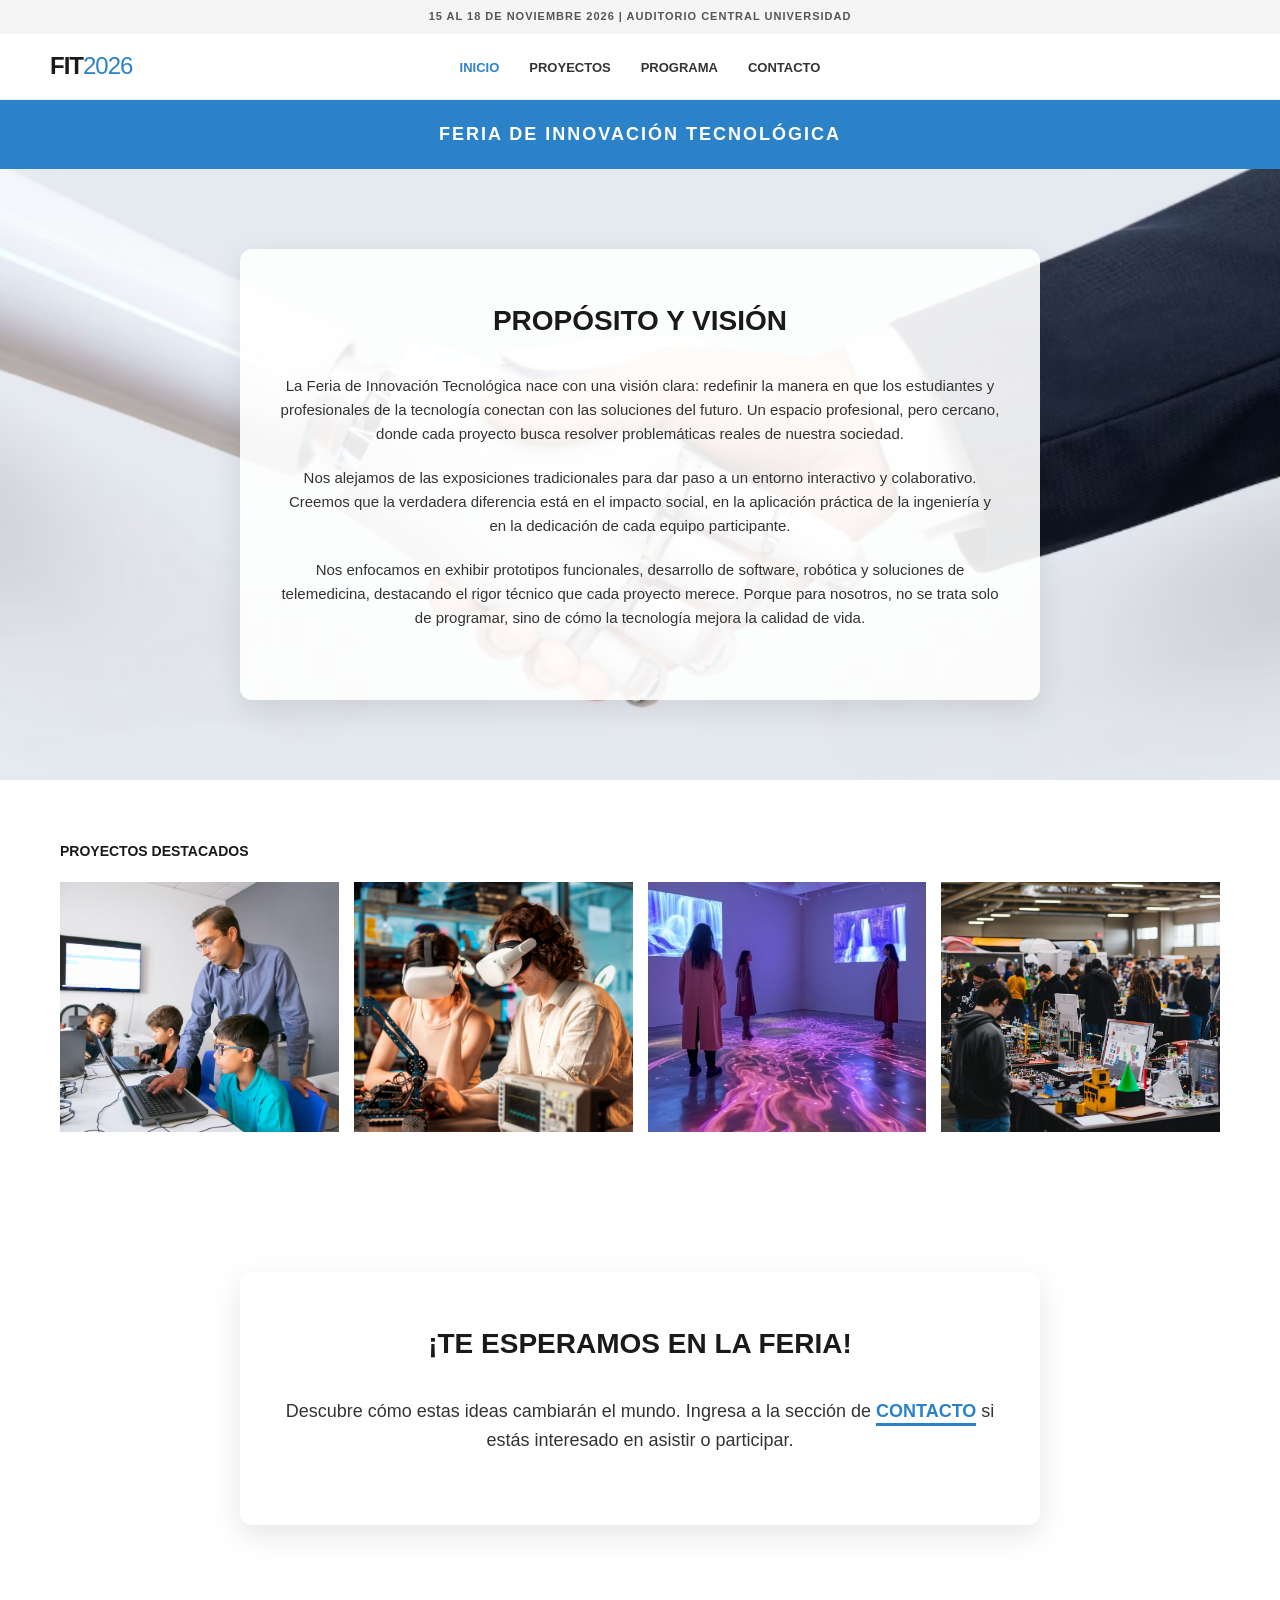
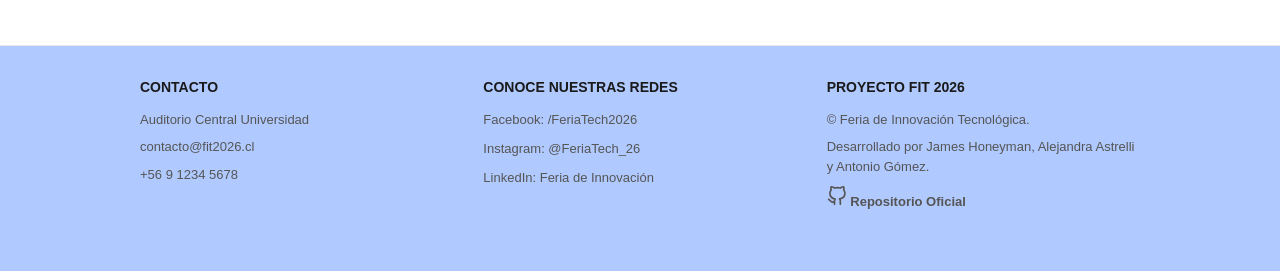
<file: index.html>
<!DOCTYPE html>
<html lang="es">

<head>
    <meta charset="UTF-8">
    <meta name="viewport" content="width=device-width, initial-scale=1.0">
    <title>Feria de Innovación Tecnológica</title>
    <link rel="stylesheet" href="css/styles.css">
</head>

<body>

    <div class="top-bar">
        <p>15 AL 18 DE NOVIEMBRE 2026 | AUDITORIO CENTRAL UNIVERSIDAD</p>
    </div>

    <header class="main-header">
        <div class="logo-container">
            <h1 class="logo">FIT<span>2026</span></h1>
        </div>

        <nav class="main-nav">
            <ul>
                <li><a href="index.html" class="active">INICIO</a></li>
                <li><a href="proyectos.html">PROYECTOS</a></li>
                <li><a href="programa.html">PROGRAMA</a></li>
                <li><a href="contacto.html">CONTACTO</a></li>
            </ul>
        </nav>

        <div class="header-icons">
            <span class="icon"></span>
        </div>
    </header>

    <!-- Franja Azul Institucional (Banner Título) -->
    <div class="title-banner">
        <h2>FERIA DE INNOVACIÓN TECNOLÓGICA</h2>
    </div>

    <!-- Contenido Principal Centrado -->
    <main>
        <!-- Sección con imagen de fondo sutil y texto legible -->
        <section class="presentation-section con-fondo">
            <div class="contenedor-texto-fondo">
                <h3>PROPÓSITO Y VISIÓN</h3>

                <p>La Feria de Innovación Tecnológica nace con una visión clara: redefinir la manera en que los
                    estudiantes
                    y profesionales de la tecnología conectan con las soluciones del futuro. Un espacio profesional,
                    pero
                    cercano, donde cada proyecto busca resolver problemáticas reales de nuestra sociedad.</p>

                <p>Nos alejamos de las exposiciones tradicionales para dar paso a un entorno interactivo y colaborativo.
                    Creemos que la verdadera diferencia está en el impacto social, en la aplicación práctica de la
                    ingeniería y en la dedicación de cada equipo participante.</p>

                <p>Nos enfocamos en exhibir prototipos funcionales, desarrollo de software, robótica y soluciones de
                    telemedicina, destacando el rigor técnico que cada proyecto merece. Porque para nosotros, no se
                    trata
                    solo de programar, sino de cómo la tecnología mejora la calidad de vida.</p>

        </section>

        <section class="gallery-section">
            <h3 class="gallery-title">Proyectos Destacados</h3>
            <div class="image-grid">
                <div class="grid-item">
                    <img src="img/pupils-doing-task-laptops-focused-teacher-monitoring-them.jpg"
                        alt="Forjando el futuro digital.">
                </div>
                <div class="grid-item">
                    <img src="img/young-man-woman-vr-glasses-doing-experiments-robotics-laboratory-robot-tools.jpg"
                        alt="Ideas que desafían los límites.">
                </div>
                <div class="grid-item">
                    <img src="img/Exposicion-inmersiva-de-arte-digital.jpeg" alt="Innovación pura en exhibición.">
                </div>
                <div class="grid-item">
                    <img src="img/StockCake-Feria_tecnológica_innovadora-1278825-standard.jpg"
                        alt="Ingeniería de próxima generación.">
                </div>
            </div>
        </section>

        <section class="presentation-section con-fondo-contacto " style="margin-bottom: 0;">
            <div class="contenedor-texto-fondo">
                <h2>¡TE ESPERAMOS EN LA FERIA!</h2>
                <p style="font-size: 18px; margin-top: 15px;">
                    Descubre cómo estas ideas cambiarán el mundo. Ingresa a la sección de
                    <a href="contacto.html" class="link-destacado">CONTACTO</a>
                    si estás interesado en asistir o participar.
                </p>
            </div>
        </section>
    </main>

    <footer class="main-footer">
        <div class="footer-content">
            <div class="footer-section">
                <h4>Contacto</h4>
                <p>Auditorio Central Universidad</p>
                <p>contacto@fit2026.cl</p>
                <p>+56 9 1234 5678</p>
            </div>

            <div class="footer-section">
                <h4>Conoce nuestras Redes</h4>
                <a href="#">Facebook: /FeriaTech2026</a>
                <a href="#">Instagram: @FeriaTech_26</a>
                <a href="#">LinkedIn: Feria de Innovación</a>
            </div>

            <div class="footer-section">
                <h4>Proyecto FIT 2026</h4>
                <p>&copy; Feria de Innovación Tecnológica.</p>
                <p>Desarrollado por James Honeyman, Alejandra Astrelli y Antonio Gómez.</p>
                <a href="https://github.com/jamesuhoneyman-source/EVALUACI-N-DESARROLLO-DE-APLICACIONES-WEB-SOLEMNE-N-1"
                    target="_blank" class="github-link">
                    <svg viewBox="0 0 24 24" width="20" height="20" stroke="currentColor" stroke-width="2" fill="none"
                        stroke-linecap="round" stroke-linejoin="round">
                        <path
                            d="M9 19c-5 1.5-5-2.5-7-3m14 6v-3.87a3.37 3.37 0 0 0-.94-2.61c3.14-.35 6.44-1.54 6.44-7A5.44 5.44 0 0 0 20 4.77 5.07 5.07 0 0 0 19.91 1S18.73.65 16 2.48a13.38 13.38 0 0 0-7 0C6.27.65 5.09 1 5.09 1A5.07 5.07 0 0 0 5 4.77a5.44 5.44 0 0 0-1.5 3.78c0 5.42 3.3 6.61 6.44 7A3.37 3.37 0 0 0 9 18.13V22">
                        </path>
                    </svg>
                    Repositorio Oficial
                </a>
            </div>
        </div>
    </footer>

    <script>
        window.addEventListener('scroll', function () {
            const header = document.querySelector('.main-header');

            header.classList.toggle('scrolled', window.scrollY > 50);
        });
    </script>

</body>

</html>
</file>
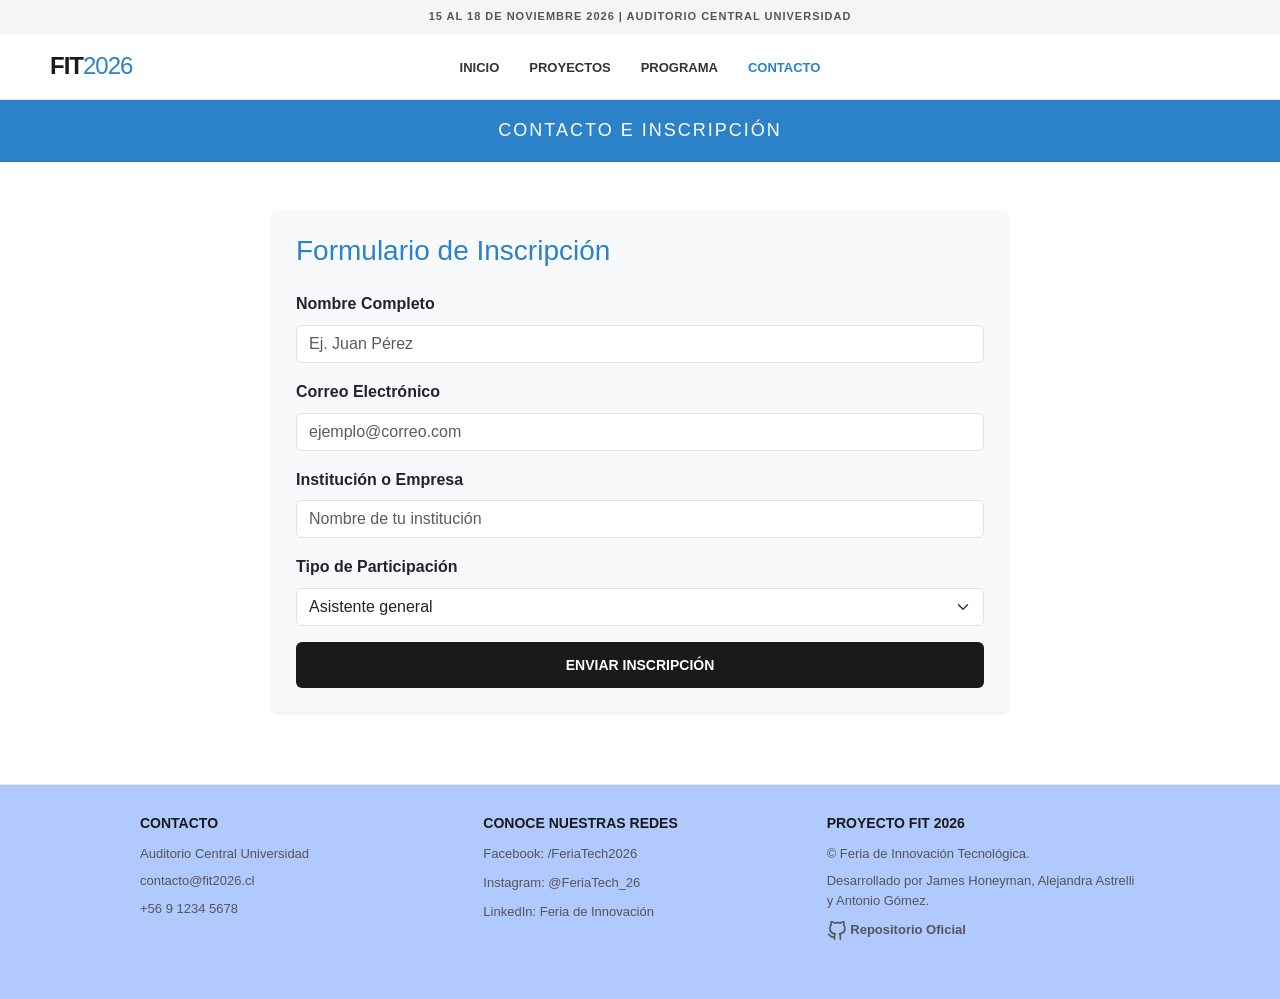
<file: contacto.html>
<!DOCTYPE html>
<html lang="es">

<head>
    <meta charset="UTF-8">
    <meta name="viewport" content="width=device-width, initial-scale=1.0">
    <title>Contacto - Feria de Innovación Tecnológica</title>
    <!-- bootstrap-->
    <link href="https://cdn.jsdelivr.net/npm/bootstrap@5.3.0/dist/css/bootstrap.min.css" rel="stylesheet">
    <link rel="stylesheet" href="css/styles.css">
</head>

<body>

    <!-- Franja superior de anuncio -->
    <div class="top-bar">
        <p>15 AL 18 DE NOVIEMBRE 2026 | AUDITORIO CENTRAL UNIVERSIDAD</p>
    </div>

    <!-- Encabezado con Logo y Navegación-->
    <header class="main-header">
        <div class="logo-container">
            <h1 class="logo">FIT<span>2026</span></h1>
        </div>
        <nav class="main-nav">
            <ul>
                <li><a href="index.html">INICIO</a></li>
                <li><a href="proyectos.html">PROYECTOS</a></li>
                <li><a href="programa.html">PROGRAMA</a></li>
                <li><a href="contacto.html" class="active">CONTACTO</a></li>
            </ul>
        </nav>

        <div class="header-icons">
            <span class="icon"></span>
        </div>
    </header>

    <div class="title-banner">
        <h2>CONTACTO E INSCRIPCIÓN</h2>
    </div>

    <main class="container my-5">
        <div class="row">
            <!-- Columna del formulario de inscripción -->
            <div class="col-md-8 mx-auto mb-4">
                <div class="card shadow-sm p-4 border-0 bg-light">
                    <h3 class="mb-4" style="color: #2b82c9;">Formulario de Inscripción</h3>
                    <form>
                        <div class="mb-3">
                            <label for="nombre" class="form-label fw-bold">Nombre Completo</label>
                            <input type="text" class="form-control" id="nombre" placeholder="Ej. Juan Pérez" required>
                        </div>
                        <div class="mb-3">
                            <label for="email" class="form-label fw-bold">Correo Electrónico</label>
                            <input type="email" class="form-control" id="email" placeholder="ejemplo@correo.com"
                                required>
                        </div>
                        <div class="mb-3">
                            <label for="institucion" class="form-label fw-bold">Institución o Empresa</label>
                            <input type="text" class="form-control" id="institucion"
                                placeholder="Nombre de tu institución">
                        </div>
                        <div class="mb-3">
                            <label for="tipo" class="form-label fw-bold">Tipo de Participación</label>
                            <select class="form-select" id="tipo">
                                <option value="asistente">Asistente general</option>
                                <option value="expositor">Expositor de proyecto</option>
                            </select>
                        </div>
                        <button type="submit" class="btn-primary w-100 border-0"
                            style="padding: 12px; border-radius: 6px;">Enviar Inscripción</button>
                    </form>
                </div>
            </div>

        </div>
    </main>
    <footer class="main-footer">
        <div class="footer-content">
            <div class="footer-section">
                <h4>Contacto</h4>
                <p>Auditorio Central Universidad</p>
                <p>contacto@fit2026.cl</p>
                <p>+56 9 1234 5678</p>
            </div>

            <div class="footer-section">
                <h4>Conoce nuestras Redes</h4>
                <a href="#">Facebook: /FeriaTech2026</a>
                <a href="#">Instagram: @FeriaTech_26</a>
                <a href="#">LinkedIn: Feria de Innovación</a>
            </div>

            <div class="footer-section">
                <h4>Proyecto FIT 2026</h4>
                <p>&copy; Feria de Innovación Tecnológica.</p>
                <p>Desarrollado por James Honeyman, Alejandra Astrelli y Antonio Gómez.</p>
                <a href="https://github.com/jamesuhoneyman-source/EVALUACI-N-DESARROLLO-DE-APLICACIONES-WEB-SOLEMNE-N-1"
                    target="_blank" class="github-link">
                    <svg viewBox="0 0 24 24" width="20" height="20" stroke="currentColor" stroke-width="2" fill="none"
                        stroke-linecap="round" stroke-linejoin="round">
                        <path
                            d="M9 19c-5 1.5-5-2.5-7-3m14 6v-3.87a3.37 3.37 0 0 0-.94-2.61c3.14-.35 6.44-1.54 6.44-7A5.44 5.44 0 0 0 20 4.77 5.07 5.07 0 0 0 19.91 1S18.73.65 16 2.48a13.38 13.38 0 0 0-7 0C6.27.65 5.09 1 5.09 1A5.07 5.07 0 0 0 5 4.77a5.44 5.44 0 0 0-1.5 3.78c0 5.42 3.3 6.61 6.44 7A3.37 3.37 0 0 0 9 18.13V22">
                        </path>
                    </svg>
                    Repositorio Oficial
                </a>
            </div>
        </div>
    </footer>

    <!-- bootstrap -->
    <script src="https://cdn.jsdelivr.net/npm/bootstrap@5.3.0/dist/js/bootstrap.bundle.min.js"></script>

    <script>
        window.addEventListener('scroll', function () {
            const header = document.querySelector('.main-header');
            header.classList.toggle('scrolled', window.scrollY > 50);
        });
    </script>
</body>

</html>
</file>
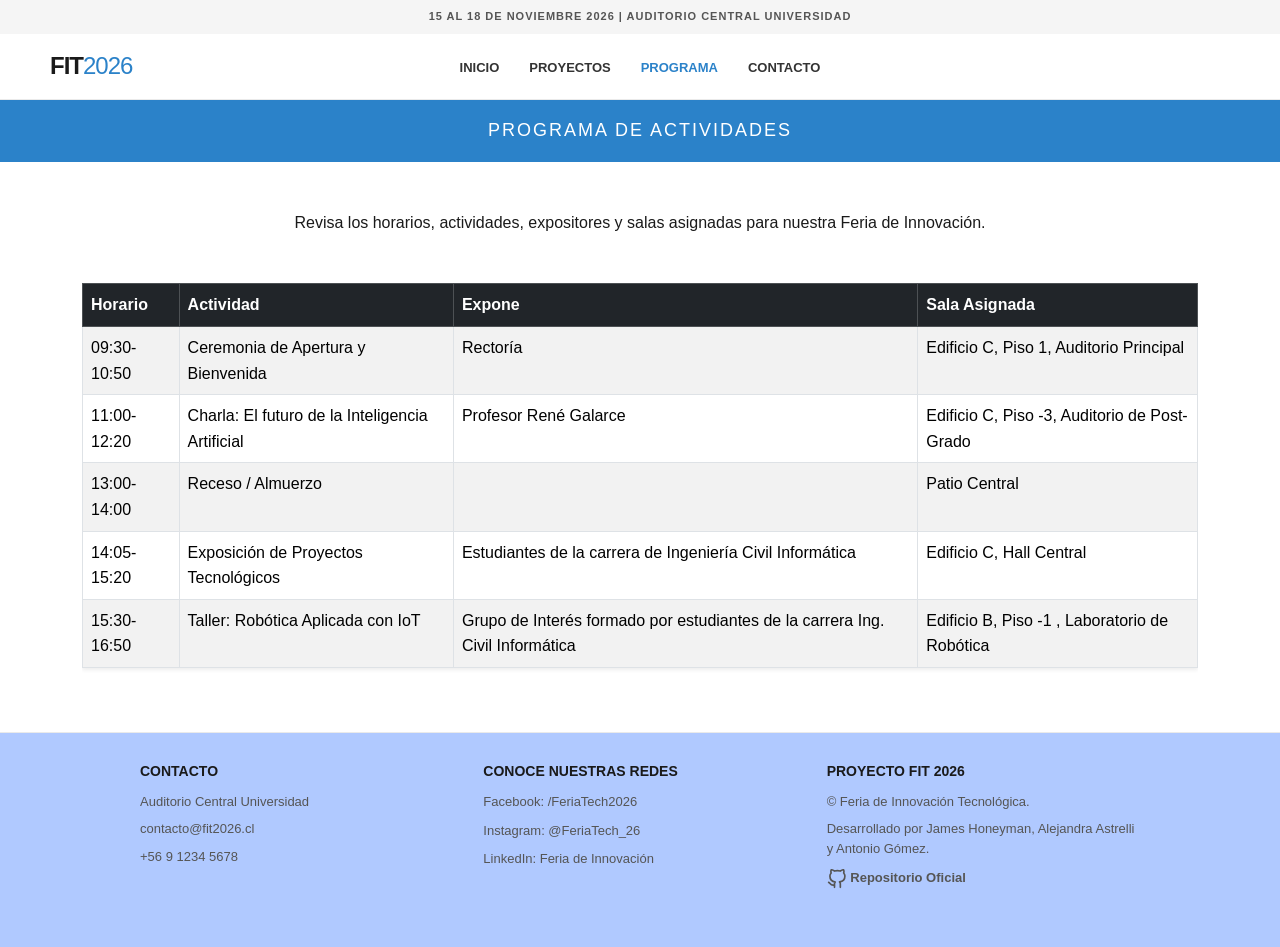
<file: programa.html>
<!DOCTYPE html>
<html lang="es">

<head>
    <meta charset="UTF-8">
    <meta name="viewport" content="width=device-width, initial-scale=1.0">
    <title>Programa - Feria de Innovación Tecnológica</title>
    <!-- bootstrap-->
    <link href="https://cdn.jsdelivr.net/npm/bootstrap@5.3.0/dist/css/bootstrap.min.css" rel="stylesheet">
    <link rel="stylesheet" href="css/styles.css">
</head>

<body>
    <div class="top-bar">
        <p>15 AL 18 DE NOVIEMBRE 2026 | AUDITORIO CENTRAL UNIVERSIDAD</p>
    </div>
    <header class="main-header">
        <div class="logo-container">
            <h1 class="logo">FIT<span>2026</span></h1>
        </div>

        <nav class="main-nav">
            <ul>
                <li><a href="index.html">INICIO</a></li>
                <li><a href="proyectos.html">PROYECTOS</a></li>
                <li><a href="programa.html" class="active">PROGRAMA</a></li>
                <li><a href="contacto.html">CONTACTO</a></li>
            </ul>
        </nav>

        <div class="header-icons">
            <span class="icon"></span>
        </div>
    </header>
    <div class="title-banner">
        <h2>PROGRAMA DE ACTIVIDADES</h2>
    </div>

    <main class="container my-5">
        <p class="text-center mb-5">Revisa los horarios, actividades, expositores y salas asignadas para nuestra Feria
            de Innovación.</p>

        <section class="table-responsive">
            <table class="table table-striped table-hover table-bordered shadow-sm">
                <thead class="table-dark">
                    <tr>
                        <th>Horario</th>
                        <th>Actividad</th>
                        <th>Expone</th>
                        <th>Sala Asignada</th>
                    </tr>
                </thead>
                <tbody>
                    <tr>
                        <td>09:30-10:50</td>
                        <td>Ceremonia de Apertura y Bienvenida</td>
                        <td>Rectoría</td>
                        <td>Edificio C, Piso 1, Auditorio Principal </td>
                    </tr>
                    <tr>
                        <td>11:00-12:20</td>
                        <td>Charla: El futuro de la Inteligencia Artificial</td>
                        <td> Profesor René Galarce</td>
                        <td>Edificio C, Piso -3, Auditorio de Post-Grado </td>
                    </tr>
                    <tr>
                        <td>13:00-14:00</td>
                        <td>Receso / Almuerzo</td>
                        <td> </td>
                        <td>Patio Central</td>
                    </tr>
                    <tr>
                        <td>14:05-15:20</td>
                        <td>Exposición de Proyectos Tecnológicos</td>
                        <td>Estudiantes de la carrera de Ingeniería Civil Informática</td>
                        <td>Edificio C, Hall Central </td>
                    </tr>
                    <tr>
                        <td>15:30-16:50</td>
                        <td>Taller: Robótica Aplicada con IoT</td>
                        <td>Grupo de Interés formado por estudiantes de la carrera Ing. Civil Informática</td>
                        <td>Edificio B, Piso -1 , Laboratorio de Robótica </td>
                    </tr>
                </tbody>
            </table>
        </section>
    </main>
    <footer class="main-footer">
        <div class="footer-content">
            <div class="footer-section">
                <h4>Contacto</h4>
                <p>Auditorio Central Universidad</p>
                <p>contacto@fit2026.cl</p>
                <p>+56 9 1234 5678</p>
            </div>

            <div class="footer-section">
                <h4>Conoce nuestras Redes</h4>
                <a href="#">Facebook: /FeriaTech2026</a>
                <a href="#">Instagram: @FeriaTech_26</a>
                <a href="#">LinkedIn: Feria de Innovación</a>
            </div>

            <div class="footer-section">
                <h4>Proyecto FIT 2026</h4>
                <p>&copy; Feria de Innovación Tecnológica.</p>
                <p>Desarrollado por James Honeyman, Alejandra Astrelli y Antonio Gómez.</p>
                <a href="https://github.com/jamesuhoneyman-source/EVALUACI-N-DESARROLLO-DE-APLICACIONES-WEB-SOLEMNE-N-1"
                    target="_blank" class="github-link">
                    <svg viewBox="0 0 24 24" width="20" height="20" stroke="currentColor" stroke-width="2" fill="none"
                        stroke-linecap="round" stroke-linejoin="round">
                        <path
                            d="M9 19c-5 1.5-5-2.5-7-3m14 6v-3.87a3.37 3.37 0 0 0-.94-2.61c3.14-.35 6.44-1.54 6.44-7A5.44 5.44 0 0 0 20 4.77 5.07 5.07 0 0 0 19.91 1S18.73.65 16 2.48a13.38 13.38 0 0 0-7 0C6.27.65 5.09 1 5.09 1A5.07 5.07 0 0 0 5 4.77a5.44 5.44 0 0 0-1.5 3.78c0 5.42 3.3 6.61 6.44 7A3.37 3.37 0 0 0 9 18.13V22">
                        </path>
                    </svg>
                    Repositorio Oficial
                </a>
            </div>
        </div>
    </footer>
    <!-- Scripts de Bootstrap-->
    <script src="https://cdn.jsdelivr.net/npm/bootstrap@5.3.0/dist/js/bootstrap.bundle.min.js"></script>

    <script>
        window.addEventListener('scroll', function () {
            const header = document.querySelector('.main-header');
            header.classList.toggle('scrolled', window.scrollY > 50);
        });
    </script>
</body>

</html>
</file>
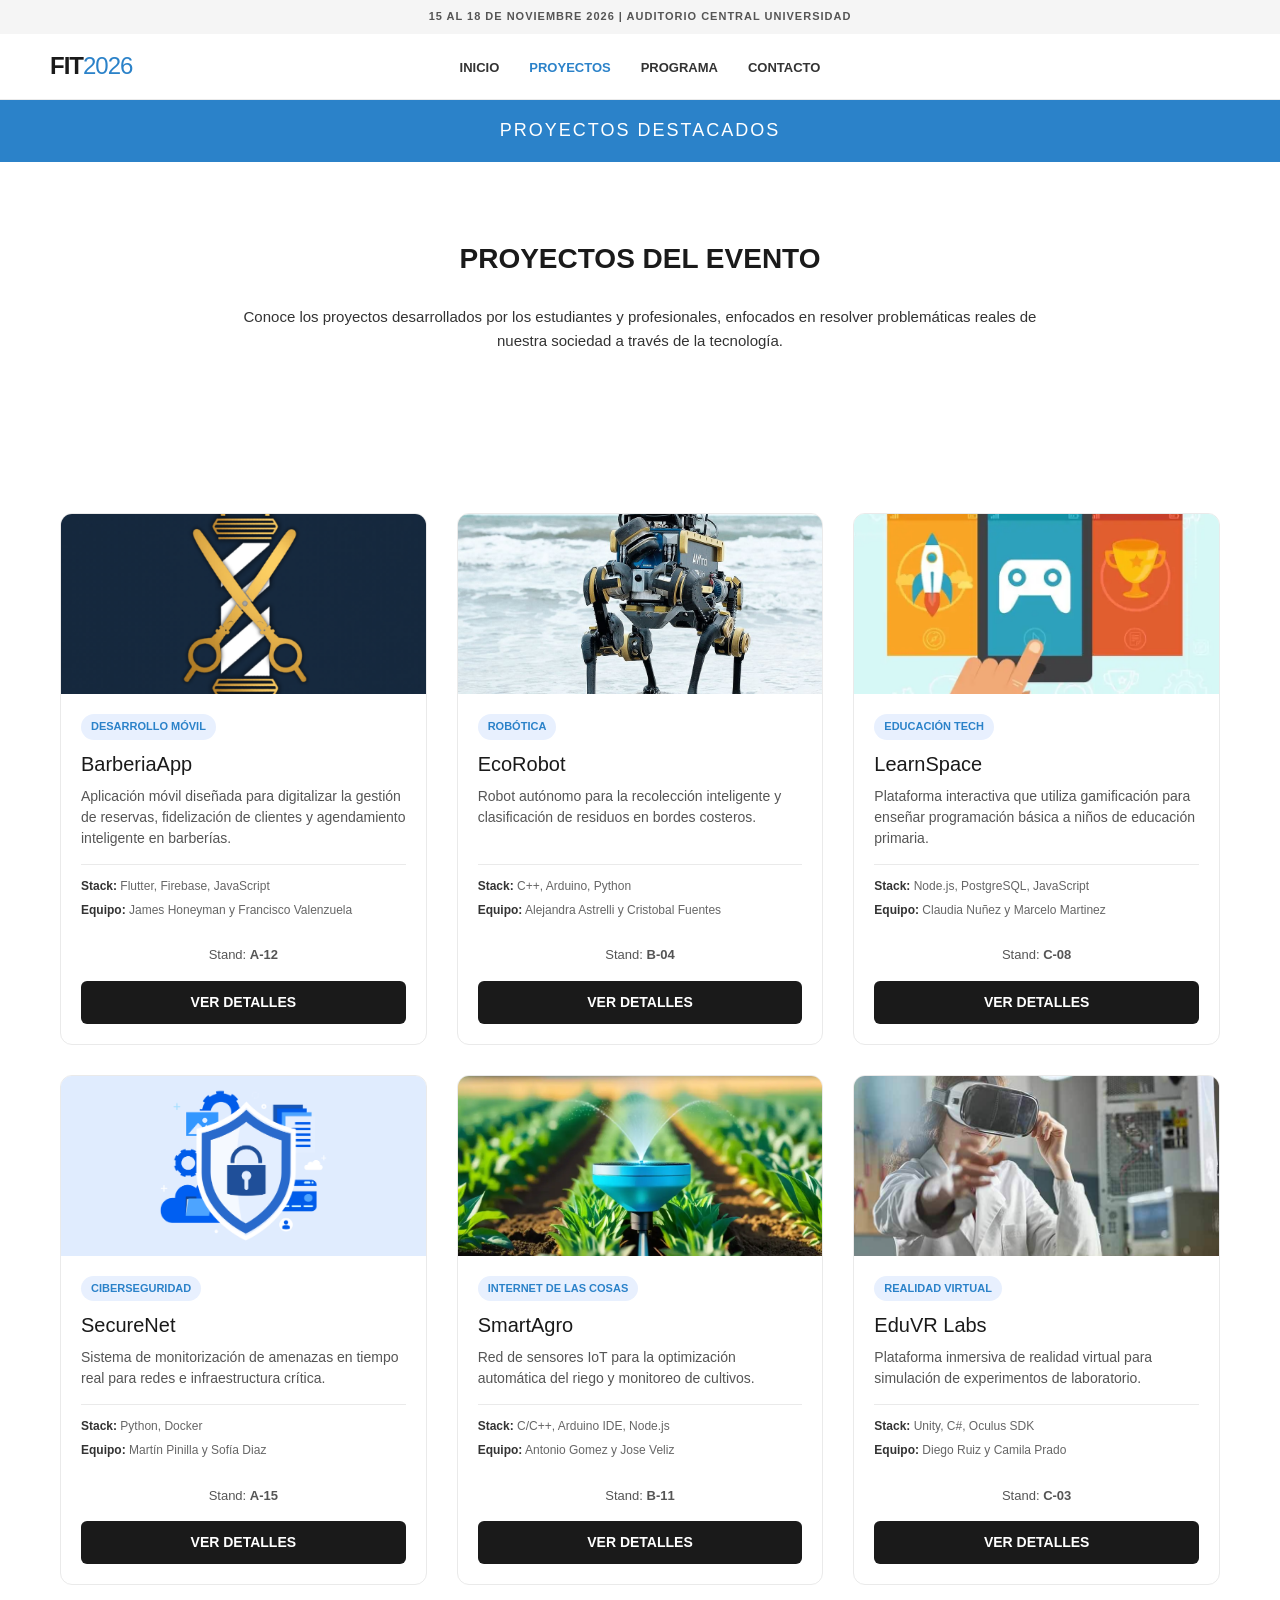
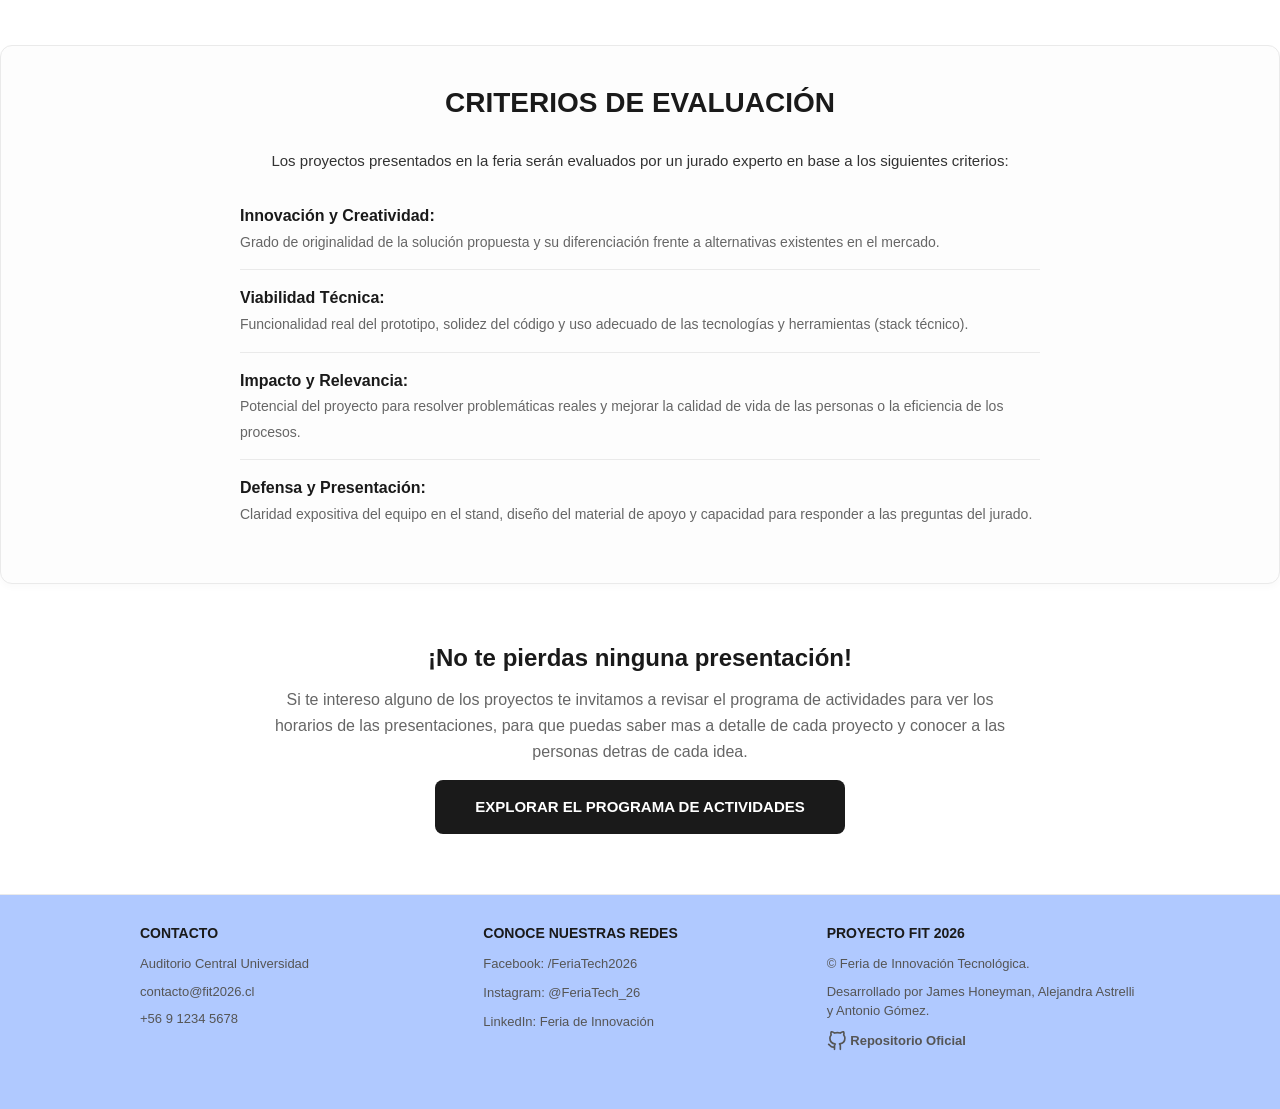
<file: proyectos.html>
<!DOCTYPE html>
<html lang="es">

<head>
    <meta charset="UTF-8">
    <meta name="viewport" content="width=device-width, initial-scale=1.0">
    <title>Proyectos - Feria de Innovación Tecnológica</title>
    <!-- Bootstrap -->
    <link href="https://cdn.jsdelivr.net/npm/bootstrap@5.3.0/dist/css/bootstrap.min.css" rel="stylesheet">
    <link rel="stylesheet" href="css/styles.css">
</head>

<body>
    <div class="top-bar">
        <p>15 AL 18 DE NOVIEMBRE 2026 | AUDITORIO CENTRAL UNIVERSIDAD</p>
    </div>

    <header class="main-header">
        <div class="logo-container">
            <h1 class="logo">FIT<span>2026</span></h1>
        </div>

        <nav class="main-nav">
            <ul>
                <li><a href="index.html">INICIO</a></li>
                <li><a href="proyectos.html" class="active">PROYECTOS</a></li>
                <li><a href="programa.html">PROGRAMA</a></li>
                <li><a href="contacto.html">CONTACTO</a></li>
            </ul>
        </nav>

        <div class="header-icons">
            <span class="icon"></span>
        </div>
    </header>

    <div class="title-banner">
        <h2>PROYECTOS DESTACADOS</h2>
    </div>

    <main>
        <section class="presentation-section">
            <div style="max-width: 800px; margin: 0 auto; text-align: center;">
                <h3>PROYECTOS DEL EVENTO</h3>
                <p>Conoce los proyectos desarrollados por los estudiantes y profesionales, enfocados en resolver
                    problemáticas reales de nuestra sociedad a través de la tecnología.</p>
            </div>
        </section>

        <section class="projects-section">
            <!-- Proyecto 1 -->
            <div class="project-card">
                <div class="project-image">
                    <img src="img/barberia.png" alt="BarberiaApp">
                </div>
                <div class="project-content">
                    <span class="project-category">Desarrollo Móvil</span>
                    <h3>BarberiaApp</h3>
                    <p>Aplicación móvil diseñada para digitalizar la gestión de reservas, fidelización de clientes y
                        agendamiento inteligente en barberías.</p>
                    <div class="project-meta">
                        <div class="meta-item"><strong>Stack:</strong> Flutter, Firebase, JavaScript</div>
                        <div class="meta-item"><strong>Equipo:</strong> James Honeyman y Francisco Valenzuela</div>
                    </div>
                </div>
                <div class="project-footer">
                    <div style="margin-bottom: 15px; font-size: 13px; color: #555; text-align: center;">
                        <span>Stand: <strong>A-12</strong></span>
                    </div>
                    <a href="#" class="btn-primary">Ver Detalles</a>
                </div>
            </div>

            <!-- Proyecto 2 -->
            <div class="project-card">
                <div class="project-image">
                    <img src="img/robot.jpg" alt="Robotica">
                </div>
                <div class="project-content">
                    <span class="project-category">Robótica</span>
                    <h3>EcoRobot</h3>
                    <p>Robot autónomo para la recolección inteligente y clasificación de residuos en bordes costeros.
                    </p>
                    <div class="project-meta">
                        <div class="meta-item"><strong>Stack:</strong> C++, Arduino, Python</div>
                        <div class="meta-item"><strong>Equipo:</strong> Alejandra Astrelli y Cristobal Fuentes</div>
                    </div>
                </div>
                <div class="project-footer">
                    <div style="margin-bottom: 15px; font-size: 13px; color: #555; text-align: center;">
                        <span>Stand: <strong>B-04</strong></span>
                    </div>
                    <a href="#" class="btn-primary">Ver Detalles</a>
                </div>
            </div>

            <!-- Proyecto 3 -->
            <div class="project-card">
                <div class="project-image">
                    <img src="img/gamificacion.webp" alt="Educación">
                </div>
                <div class="project-content">
                    <span class="project-category">Educación Tech</span>
                    <h3>LearnSpace</h3>
                    <p>Plataforma interactiva que utiliza gamificación para enseñar programación básica a niños de
                        educación primaria.</p>
                    <div class="project-meta">
                        <div class="meta-item"><strong>Stack:</strong> Node.js, PostgreSQL, JavaScript</div>
                        <div class="meta-item"><strong>Equipo:</strong> Claudia Nuñez y Marcelo Martinez</div>
                    </div>
                </div>
                <div class="project-footer">
                    <div style="margin-bottom: 15px; font-size: 13px; color: #555; text-align: center;">
                        <span>Stand: <strong>C-08</strong></span>
                    </div>
                    <a href="#" class="btn-primary">Ver Detalles</a>
                </div>
            </div>
            <!-- Proyecto 4 -->
            <div class="project-card">
                <div class="project-image">
                    <img src="img/seguridad%20redes.png" alt="Ciberseguridad">
                </div>
                <div class="project-content">
                    <span class="project-category">Ciberseguridad</span>
                    <h3>SecureNet</h3>
                    <p>Sistema de monitorización de amenazas en tiempo real para redes e infraestructura crítica.
                    </p>
                    <div class="project-meta">
                        <div class="meta-item"><strong>Stack:</strong> Python, Docker</div>
                        <div class="meta-item"><strong>Equipo:</strong> Martín Pinilla y Sofía Diaz</div>
                    </div>
                </div>
                <div class="project-footer">
                    <div style="margin-bottom: 15px; font-size: 13px; color: #555; text-align: center;">
                        <span>Stand: <strong>A-15</strong></span>
                    </div>
                    <a href="#" class="btn-primary">Ver Detalles</a>
                </div>
            </div>

            <!-- Proyecto 5 -->
            <div class="project-card">
                <div class="project-image">
                    <img src="img/Sistema%20riego.webp" alt="IoT Agrícola">
                </div>
                <div class="project-content">
                    <span class="project-category">Internet de las Cosas</span>
                    <h3>SmartAgro</h3>
                    <p>Red de sensores IoT para la optimización automática del riego y monitoreo de cultivos.
                    </p>
                    <div class="project-meta">
                        <div class="meta-item"><strong>Stack:</strong> C/C++, Arduino IDE, Node.js</div>
                        <div class="meta-item"><strong>Equipo:</strong> Antonio Gomez y Jose Veliz</div>
                    </div>
                </div>
                <div class="project-footer">
                    <div style="margin-bottom: 15px; font-size: 13px; color: #555; text-align: center;">
                        <span>Stand: <strong>B-11</strong></span>
                    </div>
                    <a href="#" class="btn-primary">Ver Detalles</a>
                </div>
            </div>

            <!-- Proyecto 6 -->
            <div class="project-card">
                <div class="project-image">
                    <img src="img/Vr%20para%20lab.jpg" alt="Realidad Virtual">
                </div>
                <div class="project-content">
                    <span class="project-category">Realidad Virtual</span>
                    <h3>EduVR Labs</h3>
                    <p>Plataforma inmersiva de realidad virtual para simulación de experimentos de laboratorio.
                    </p>
                    <div class="project-meta">
                        <div class="meta-item"><strong>Stack:</strong> Unity, C#, Oculus SDK</div>
                        <div class="meta-item"><strong>Equipo:</strong> Diego Ruiz y Camila Prado</div>
                    </div>
                </div>
                <div class="project-footer">
                    <div style="margin-bottom: 15px; font-size: 13px; color: #555; text-align: center;">
                        <span>Stand: <strong>C-03</strong></span>
                    </div>
                    <a href="#" class="btn-primary">Ver Detalles</a>
                </div>
            </div>
        </section>

        <!-- Sección de Criterios de Evaluación -->
        <section class="presentation-section"
            style="margin-top: 60px; background-color: #fdfdfd; padding: 40px; border-radius: 12px; border: 1px solid #eaeaea; box-shadow: 0 4px 6px rgba(0,0,0,0.02);">
            <div style="max-width: 800px; margin: 0 auto; text-align: left;">
                <h3 style="text-align: center;">Criterios de Evaluación</h3>
                <p style="text-align: center; margin-bottom: 30px;">Los proyectos presentados en la feria serán
                    evaluados
                    por un jurado experto en base a los siguientes criterios:</p>

                <ul style="list-style-type: none; padding-left: 0;">
                    <li style="margin-bottom: 15px; padding-bottom: 15px; border-bottom: 1px solid #eaeaea;">
                        <strong>Innovación y Creatividad:</strong><br>
                        <span style="color: #666; font-size: 14px;">Grado de originalidad de la solución propuesta y su
                            diferenciación frente a alternativas existentes en el mercado.</span>
                    </li>
                    <li style="margin-bottom: 15px; padding-bottom: 15px; border-bottom: 1px solid #eaeaea;">
                        <strong>Viabilidad Técnica:</strong><br>
                        <span style="color: #666; font-size: 14px;">Funcionalidad real del prototipo, solidez del código
                            y
                            uso adecuado de las tecnologías y herramientas (stack técnico).</span>
                    </li>
                    <li style="margin-bottom: 15px; padding-bottom: 15px; border-bottom: 1px solid #eaeaea;">
                        <strong>Impacto y Relevancia:</strong><br>
                        <span style="color: #666; font-size: 14px;">Potencial del proyecto para resolver problemáticas
                            reales y mejorar la calidad de vida de las personas o la eficiencia de los procesos.</span>
                    </li>
                    <li style="margin-bottom: 15px;">
                        <strong>Defensa y Presentación:</strong><br>
                        <span style="color: #666; font-size: 14px;">Claridad expositiva del equipo en el stand, diseño
                            del
                            material de apoyo y capacidad para responder a las preguntas del jurado.</span>
                    </li>
                </ul>
            </div>
        </section>

        <!-- Llamado a la acción -->
        <section style="text-align: center; margin: 60px auto; max-width: 800px; padding: 0 20px;">
            <h3 style="font-size: 24px; color: #1a1a1a; margin-bottom: 15px; font-weight: bold;">¡No te pierdas ninguna
                presentación!</h3>
            <p style="color: #666; font-size: 16px;">Si te intereso alguno de los
                proyectos te invitamos a revisar el programa de actividades para ver los horarios de las presentaciones,
                para que puedas saber mas a detalle de cada proyecto y conocer a las personas detras de cada idea.</p>
            <a href="programa.html" class="btn-primary"
                style="padding: 15px 40px; text-decoration: none; border-radius: 8px; font-size: 15px;">EXPLORAR EL
                PROGRAMA DE ACTIVIDADES</a>
        </section>
    </main>
    <footer class="main-footer">
        <div class="footer-content">
            <div class="footer-section">
                <h4>Contacto</h4>
                <p>Auditorio Central Universidad</p>
                <p>contacto@fit2026.cl</p>
                <p>+56 9 1234 5678</p>
            </div>

            <div class="footer-section">
                <h4>Conoce nuestras Redes</h4>
                <a href="#">Facebook: /FeriaTech2026</a>
                <a href="#">Instagram: @FeriaTech_26</a>
                <a href="#">LinkedIn: Feria de Innovación</a>
            </div>

            <div class="footer-section">
                <h4>Proyecto FIT 2026</h4>
                <p>&copy; Feria de Innovación Tecnológica.</p>
                <p>Desarrollado por James Honeyman, Alejandra Astrelli y Antonio Gómez.</p>
                <a href="https://github.com/jamesuhoneyman-source/EVALUACI-N-DESARROLLO-DE-APLICACIONES-WEB-SOLEMNE-N-1"
                    target="_blank" class="github-link">
                    <svg viewBox="0 0 24 24" width="20" height="20" stroke="currentColor" stroke-width="2" fill="none"
                        stroke-linecap="round" stroke-linejoin="round">
                        <path
                            d="M9 19c-5 1.5-5-2.5-7-3m14 6v-3.87a3.37 3.37 0 0 0-.94-2.61c3.14-.35 6.44-1.54 6.44-7A5.44 5.44 0 0 0 20 4.77 5.07 5.07 0 0 0 19.91 1S18.73.65 16 2.48a13.38 13.38 0 0 0-7 0C6.27.65 5.09 1 5.09 1A5.07 5.07 0 0 0 5 4.77a5.44 5.44 0 0 0-1.5 3.78c0 5.42 3.3 6.61 6.44 7A3.37 3.37 0 0 0 9 18.13V22">
                        </path>
                    </svg>
                    Repositorio Oficial
                </a>
            </div>
        </div>
    </footer>

    <script src="https://cdn.jsdelivr.net/npm/bootstrap@5.3.0/dist/js/bootstrap.bundle.min.js"></script>

    <script>
        window.addEventListener('scroll', function () {
            const header = document.querySelector('.main-header');
            header.classList.toggle('scrolled', window.scrollY > 50);
        });
    </script>
</body>

</html>
</file>
<file: css/styles.css>
* {
    margin: 0;
    padding: 0;
    box-sizing: border-box;
    font-family: 'Helvetica Neue', Arial, sans-serif;
}

body {
    background-color: #ffffff;
    color: #1a1a1a;
    line-height: 1.6;
}

.top-bar {
    background-color: #f5f5f5;
    text-align: center;
    padding: 8px;
    font-size: 11px;
    font-weight: bold;
    letter-spacing: 1px;
    color: #555;
}

.top-bar p {
    margin: 0 !important;
    padding: 0 !important;
}

/*NAVEGACIÓN*/
.main-header {
    display: flex;
    justify-content: space-between;
    align-items: center;
    padding: 20px 50px;
    background-color: #fff;
    border-bottom: 1px solid #eaeaea;

    position: sticky;
    top: 0;
    z-index: 1000;
    transition: padding 0.3s ease, box-shadow 0.3s ease, background-color 0.3s ease;
}

.main-header.scrolled {
    padding: 10px 50px;
    background-color: rgba(255, 255, 255, 0.95);
    box-shadow: 0 4px 15px rgba(0, 0, 0, 0.08);
    border-bottom: none;
    backdrop-filter: blur(5px);
}

.logo-container {
    flex: 1;
}

.logo {
    font-size: 24px;
    font-weight: 900;
    letter-spacing: -1px;
    margin: 0 !important;
    padding: 0 !important;
    line-height: 1;
}

.logo span {
    font-weight: 300;
    color: #2b82c9;
}

.main-nav {
    flex: 2;
    display: flex;
    justify-content: center;
}

.main-nav ul {
    list-style: none !important;
    display: flex !important;
    gap: 30px !important;
    margin: 0 !important;
    padding: 0 !important;
}

.main-nav ul li a {
    text-decoration: none;
    color: #333;
    font-size: 13px;
    font-weight: bold;
    text-transform: uppercase;
    transition: color 0.3s;
}

.main-nav ul li a:hover,
.main-nav ul li a.active {
    color: #2b82c9;
}

.header-icons {
    flex: 1;
    display: flex;
    justify-content: flex-end;
    font-size: center;
}

.title-banner {
    background-color: #2b82c9;
    color: #fff;
    text-align: center;
    padding: 20px 0;
}

.title-banner h2 {
    font-size: 18px;
    letter-spacing: 2px;
    margin: 0;
}

/*SECCIONES CON FONDO EXTENDIDO*/
.presentation-section {
    width: 100%;
    padding: 80px 20px;
    margin: 0 0 60px 0;
}

.con-fondo {
    background: url('../img/tecnologia-fondo-AI-transformacion-digital.png');
    background-size: cover;
    background-position: center;
    background-attachment: fixed;
}

.con-fondo-contacto {
    background: url('../img/Orador_cautivando_a_la_audiencia-661003-standard.jpg');
    background-size: cover;
    background-position: center;
    background-attachment: fixed;
}

.contenedor-texto-fondo {
    max-width: 800px;
    margin: 0 auto;
    text-align: center;
    padding: 50px 40px;
    background-color: rgba(255, 255, 255, 0.9);
    border-radius: 12px;
    box-shadow: 0 10px 30px rgba(0, 0, 0, 0.1);
}

.presentation-section h3,
.contenedor-texto-fondo h2 {
    font-size: 28px;
    margin-bottom: 30px;
    text-transform: uppercase;
    font-weight: 900;
}

.presentation-section p {
    font-size: 15px;
    color: #333;
    margin-bottom: 20px;
    font-weight: 500;
}

.link-destacado {
    color: #2b82c9;
    font-weight: 900;
    text-decoration: none;
    border-bottom: 3px solid #2b82c9;
    padding-bottom: 2px;
    transition: color 0.3s, border-color 0.3s;
}

.link-destacado:hover {
    color: #1a1a1a;
    border-color: #1a1a1a;
}

/*EFECTO SCROLL*/
.reveal {
    opacity: 0;
    transform: translateY(60px);
    transition: all 0.8s cubic-bezier(0.5, 0, 0, 1);
}

.reveal.active {
    opacity: 1;
    transform: translateY(0);
}

/*GALERÍA DE IMÁGENES*/
.gallery-section {
    max-width: 1200px;
    margin: 0 auto 60px;
    padding: 0 20px;
}

.gallery-title {
    font-size: 14px;
    font-weight: bold;
    margin-bottom: 20px;
    text-transform: uppercase;
}

.image-grid {
    display: grid;
    grid-template-columns: repeat(4, 1fr);
    gap: 15px;
}

.grid-item img {
    width: 100%;
    height: 250px;
    object-fit: cover;
    background-color: #e0e0e0;
    display: block;
}

/*FOOTER INSTITUCIONAL*/
.main-footer {
    background-color: #b0c9ff;
    border-top: 1px solid #eaeaea;
    padding: 30px 20px;
    color: #555;
    font-size: 13px;
    margin-top: 40px;
}

.footer-content {
    max-width: 1000px;
    margin: 0 auto;
    display: flex;
    justify-content: space-between;
    align-items: flex-start;
    flex-wrap: wrap;
    gap: 30px;
}

.footer-section {
    flex: 1;
    min-width: 250px;
    margin-bottom: 20px;
}

.footer-section h4 {
    color: #1a1a1a;
    font-size: 14px;
    margin-bottom: 12px;
    font-weight: 900;
    text-transform: uppercase;
}

.footer-section p {
    margin-bottom: 8px;
    line-height: 1.5;
}

.footer-section a {
    display: block;
    color: #555;
    text-decoration: none;
    margin-bottom: 8px;
    transition: color 0.3s;
}

.footer-section a:hover {
    color: #2b82c9;
}



.github-link {
    display: inline-flex;
    align-items: center;
    gap: 8px;
    font-weight: bold;
    margin-top: 10px;
    color: #2b82c9;
}

.github-link:hover {
    color: #1a5c94;
}

/*RESPONSIVIDAD */
@media (max-width: 768px) {
    .image-grid {
        grid-template-columns: repeat(2, 1fr);
    }

    .main-header {
        flex-direction: column;
        gap: 20px;
    }

    .footer-content {
        flex-direction: column;
        text-align: center;
    }

    .footer-social {
        text-align: center;
    }
}

/*CÓDIGO DE PROYECTOS*/
.projects-section {
    max-width: 1200px;
    margin: 0 auto 60px;
    padding: 0 20px;
    display: grid;
    grid-template-columns: repeat(auto-fit, minmax(300px, 1fr));
    gap: 30px;
}

.project-card {
    background-color: #fff;
    border: 1px solid #eaeaea;
    border-radius: 12px;
    overflow: hidden;
    text-align: left;
    transition: transform 0.3s, box-shadow 0.3s;
    display: flex;
    flex-direction: column;
}

.project-card:hover {
    transform: translateY(-5px);
    box-shadow: 0 10px 20px rgba(0, 0, 0, 0.05);
}

.project-image {
    width: 100%;
    height: 180px;
    background-color: #f0f0f0;
}

.project-image img {
    width: 100%;
    height: 100%;
    object-fit: cover;
}

.project-content {
    padding: 20px;
    flex-grow: 1;
    display: flex;
    flex-direction: column;
}

.project-category {
    display: inline-block;
    background-color: #e8f0fe;
    color: #2b82c9;
    font-size: 11px;
    font-weight: bold;
    padding: 4px 10px;
    border-radius: 20px;
    text-transform: uppercase;
    margin-bottom: 12px;
    align-self: flex-start;
}

.project-card h3 {
    font-size: 20px;
    margin-bottom: 10px;
    color: #1a1a1a;
}

.project-card p {
    font-size: 14px;
    color: #555;
    margin-bottom: 15px;
    line-height: 1.5;
}

.project-meta {
    margin-top: auto;
    font-size: 12px;
    color: #666;
    border-top: 1px solid #eaeaea;
    padding-top: 12px;
}

.meta-item {
    margin-bottom: 5px;
}

.meta-item strong {
    color: #333;
}

.project-footer {
    padding: 0 20px 20px;
}

.project-footer .btn-primary {
    display: block;
    background-color: #1a1a1a;
    color: #fff;
    text-decoration: none;
    font-weight: bold;
    font-size: 14px;
    text-transform: uppercase;
    transition: background-color 0.3s;
    text-align: center;
    border-radius: 6px;
    padding: 10px 15px;
    border: none;
    cursor: pointer;
}

.project-footer .btn-primary:hover {
    background-color: #2b82c9;
}

/* Botón principal (Global) */
.btn-primary {
    display: inline-block;
    background-color: #1a1a1a;
    color: #fff;
    padding: 12px 30px;
    text-decoration: none;
    font-weight: bold;
    font-size: 14px;
    text-transform: uppercase;
    transition: background-color 0.3s;
    border: none;
    cursor: pointer;
    border-radius: 6px;
}

.btn-primary:hover {
    background-color: #2b82c9;
    color: #fff;
}
</file>
